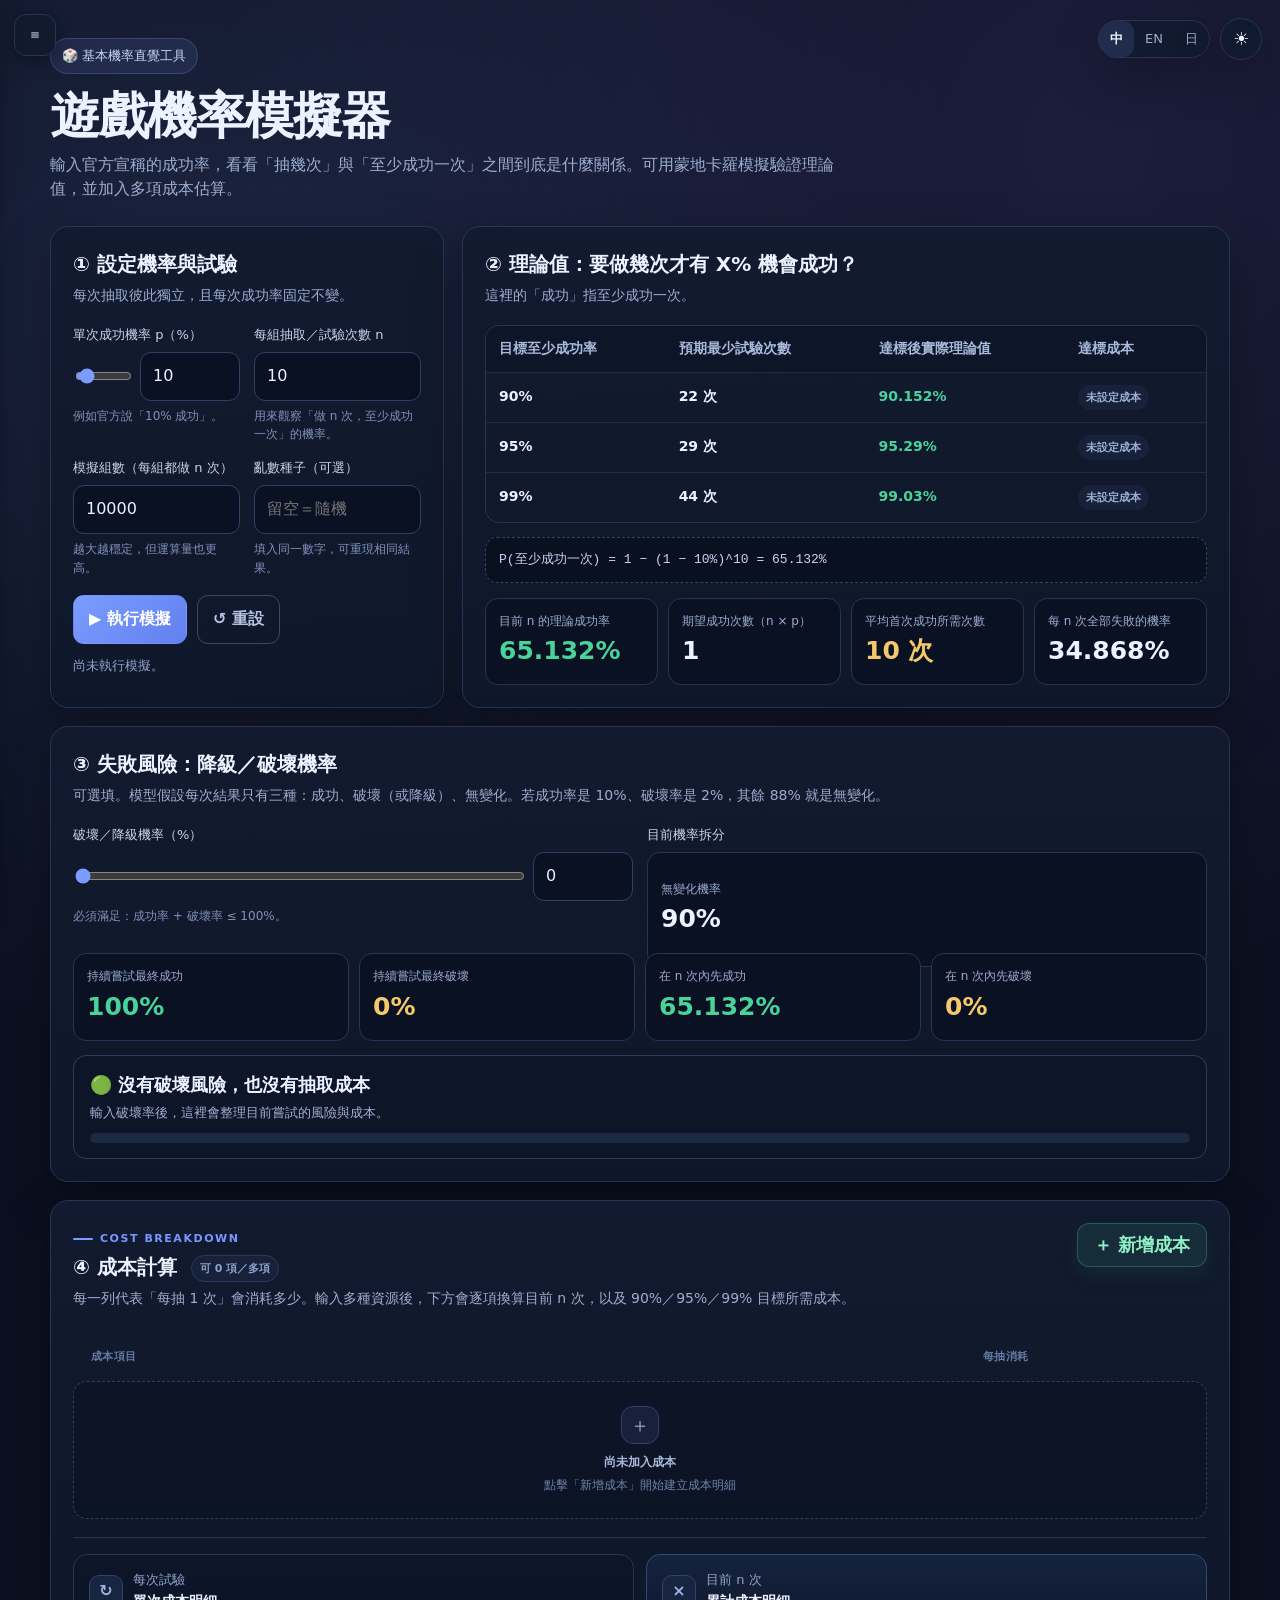
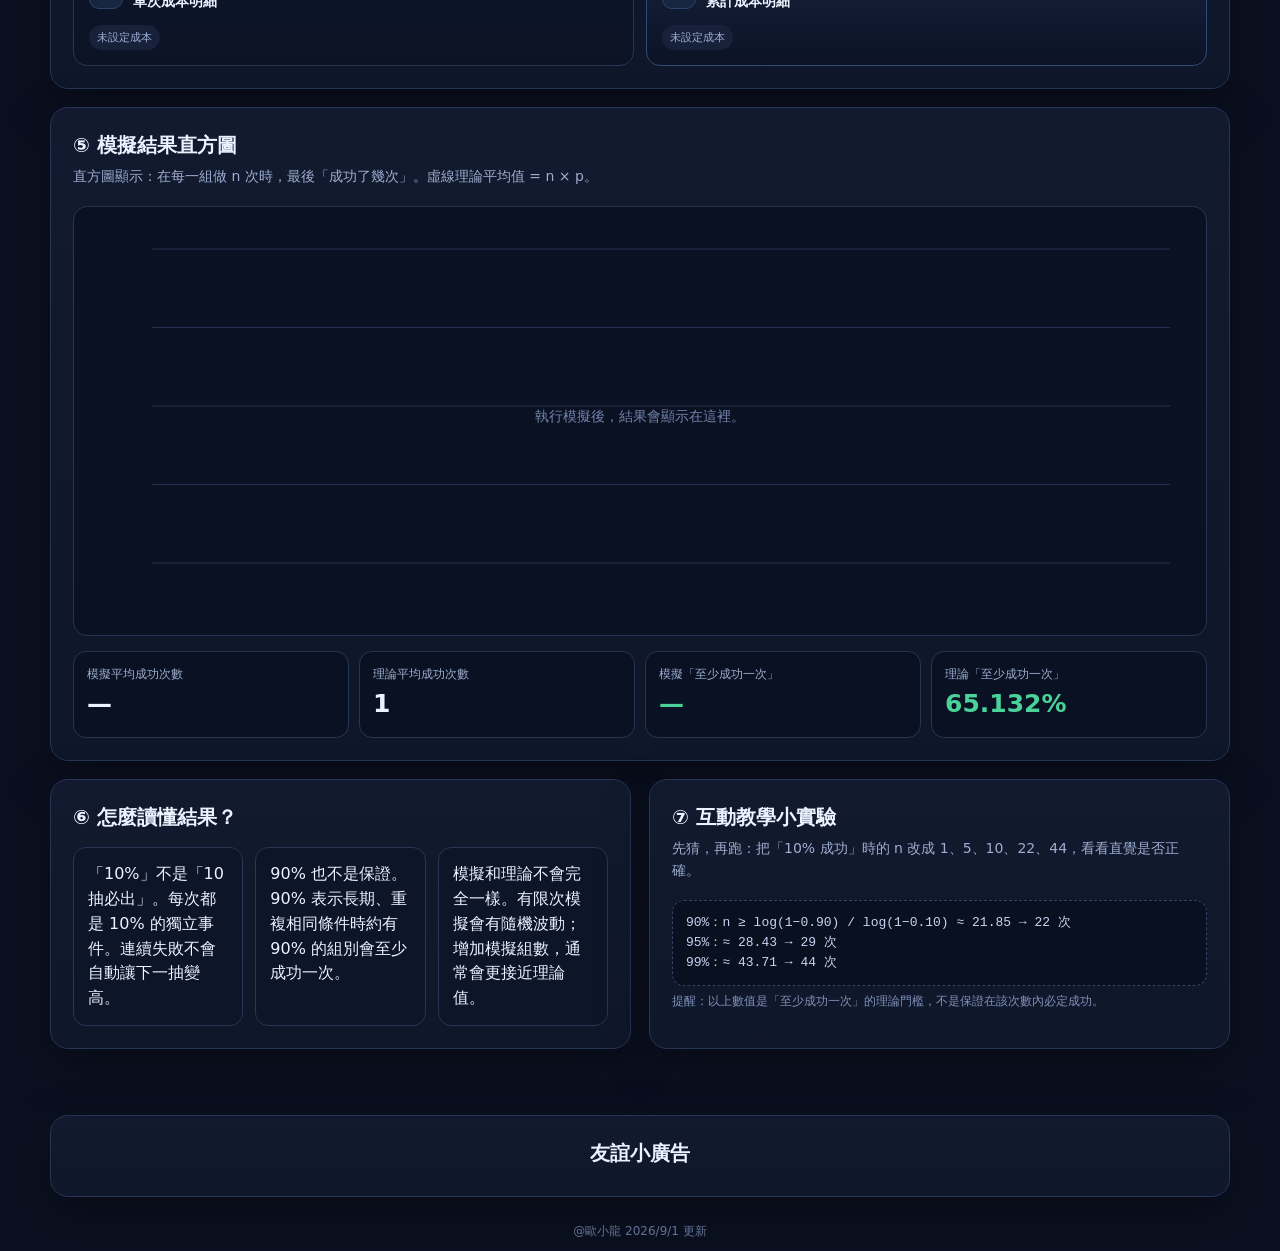
<file: index.html>
<!doctype html>
<html lang="zh-Hant">
<head>

  <meta charset="utf-8" />
  <meta name="viewport" content="width=device-width, initial-scale=1" />
  <title>遊戲機率模擬器｜成功率 × 抽數 × 成本</title>
  <meta name="description" content="遊戲機率模擬器，支援理論機率、蒙地卡羅模擬、直方圖與多項成本。" />
  <style>
    :root{
      --card: var(--panel);
      --surface: var(--panel);
      --surface-2: var(--panel-2);
      --fg: var(--text);
      --accent: var(--primary);
      --border: var(--line);
      --bg:#0b1020;
      --panel:#121a2f;
      --panel-2:#0f172a;
      --line:#263455;
      --text:#ecf2ff;
      --muted:#9cadcf;
      --primary:#7c9cff;
      --primary-2:#9c7cff;
      --success:#49d39a;
      --warning:#f4c96b;
      --danger:#ff758c;
      --shadow: 0 18px 50px rgba(0,0,0,.28);
      --radius:18px;
    }
    *{box-sizing:border-box}
    html{scroll-behavior:smooth}
    body{
      margin:0;
      background:
        radial-gradient(circle at 15% 10%, rgba(124,156,255,.14), transparent 28%),
        radial-gradient(circle at 85% 5%, rgba(156,124,255,.12), transparent 30%),
        var(--bg);
      color:var(--text);
      font-family: ui-sans-serif, system-ui, -apple-system, BlinkMacSystemFont, "Segoe UI",
        "Noto Sans TC", "Microsoft JhengHei", sans-serif;
      line-height:1.55;
    }
    .wrap{width:min(1180px, calc(100% - 32px)); margin:0 auto}
    header{padding:38px 0 24px}
    .eyebrow{
      display:inline-flex; gap:8px; align-items:center;
      color:#c8d5f8; background:rgba(124,156,255,.11); border:1px solid rgba(124,156,255,.24);
      padding:7px 11px; border-radius:999px; font-size:13px;
    }
    h1{font-size:clamp(30px,5vw,50px); line-height:1.05; margin:16px 0 10px; letter-spacing:-.03em}
    .lead{color:var(--muted); max-width:800px; margin:0}
    main{padding-bottom:48px}
    .grid{display:grid; gap:18px}
    .top{grid-template-columns:1.05fr .95fr}
    .two{grid-template-columns:1fr 1fr}
    @media(max-width:900px){.top,.two{grid-template-columns:1fr}}
    .card{
      background:linear-gradient(180deg, rgba(18,26,47,.96), rgba(15,23,42,.96));
      border:1px solid var(--line);
      border-radius:var(--radius);
      padding:22px;
      box-shadow:var(--shadow);
    }
    .card h2{margin:0 0 5px; font-size:20px}
    .card .sub{margin:0 0 18px; color:var(--muted); font-size:14px}
    .form-grid{display:grid; grid-template-columns:1fr 1fr; gap:14px}
    @media(max-width:560px){.form-grid{grid-template-columns:1fr}}
    label{display:block; color:#cad4ec; font-size:13px; margin:0 0 7px}
    input, button, select{
      font:inherit;
    }
    input[type=number], input[type=text]{
      width:100%;
      padding:11px 12px;
      color:var(--text);
      background:#0a1122;
      border:1px solid #304064;
      border-radius:11px;
      outline:none;
      transition:.15s ease;
    }
    input:focus{border-color:var(--primary); box-shadow:0 0 0 3px rgba(124,156,255,.12)}
    .hint{font-size:12px;color:#7f91b9;margin-top:6px}
    .range-row{display:grid; grid-template-columns:1fr 100px; gap:10px; align-items:center}
    input[type=range]{width:100%; accent-color:var(--primary)}
    .actions{display:flex; gap:10px; flex-wrap:wrap; margin-top:18px}
    button{
      border:1px solid transparent;
      border-radius:11px;
      padding:11px 15px;
      cursor:pointer;
      color:white;
      background:#253352;
      transition:.15s ease;
      font-weight:700;
    }
    button:hover{transform:translateY(-1px); filter:brightness(1.08)}
    button.primary{background:linear-gradient(135deg,var(--primary),#6280ef)}
    button.secondary{background:#18233c; border-color:#314265}
    button.reset{background:transparent;border-color:#39486a;color:#b6c4e2}
    button.add{background:rgba(73,211,154,.1);border-color:rgba(73,211,154,.28);color:#91efc7}
    button.small{padding:7px 10px;font-size:12px}
    .metric-grid{display:grid; grid-template-columns:repeat(4,1fr); gap:10px; margin-top:15px}
    @media(max-width:1000px){.metric-grid{grid-template-columns:repeat(2,1fr)}}
    .metric{
      background:#0a1122; border:1px solid #263552; border-radius:13px; padding:13px;
    }
    .metric .k{font-size:12px;color:var(--muted)}
    .metric .v{font-size:25px;font-weight:800;margin-top:2px}
    .metric .v.success{color:var(--success)}
    .metric .v.warn{color:var(--warning)}
    .table-wrap{overflow:auto;border:1px solid #263552;border-radius:14px}
    table{width:100%;border-collapse:collapse;min-width:720px}
    th,td{padding:12px 13px;text-align:left;border-bottom:1px solid #1f2b46;font-size:14px}
    th{color:#a9b9dc;font-weight:700;background:#0d1528}
    tr:last-child td{border-bottom:0}
    td.good{color:var(--success);font-weight:800}
    .section-kicker{
      display:inline-flex;align-items:center;gap:7px;
      margin-bottom:5px;color:#7898ff;font-size:11px;font-weight:800;letter-spacing:.14em;
    }
    .section-kicker::before{content:"";width:20px;height:2px;border-radius:99px;background:var(--primary)}
    .cost-header{display:flex;justify-content:space-between;gap:18px;align-items:flex-start}
    .cost-count{
      display:inline-block;margin-left:7px;padding:4px 8px;border-radius:999px;
      color:#8ea2ca;background:#17213a;border:1px solid #293a5e;
      font-size:11px;font-weight:600;vertical-align:middle;
    }
    .add-cost-btn{
      display:inline-flex;align-items:center;gap:6px;white-space:nowrap;padding:12px 16px;
      border-radius:12px;box-shadow:0 8px 22px rgba(73,211,154,.08);
    }
    .add-cost-btn span{font-size:18px;line-height:1}
    .cost-list-head{
      display:grid;grid-template-columns:minmax(0,1fr) 110px 88px;gap:8px;
      margin:20px 9px 7px;padding:0 9px;color:#667ba5;font-size:11px;font-weight:700;letter-spacing:.04em;
    }
    .cost-list-head span:nth-child(2){text-align:left}
    .cost-list-head span:last-child{text-align:center}
    .cost-list{display:grid;gap:9px;margin-top:0}
    .cost-row{
      display:grid;grid-template-columns:minmax(0,1fr) 110px 88px;gap:8px;align-items:center;
      position:relative;background:linear-gradient(135deg,#0c1528,#0b1325);
      border:1px solid #273858;border-radius:14px;padding:9px;
      transition:border-color .16s ease,transform .16s ease,box-shadow .16s ease;
    }
    .cost-row:hover{
      border-color:#3a4f7a;transform:translateY(-1px);box-shadow:0 9px 25px rgba(0,0,0,.14);
    }
    .cost-row::before{
      content:attr(data-cost-index);display:flex;align-items:center;justify-content:center;
      width:25px;height:25px;position:absolute;left:-10px;top:50%;transform:translateY(-50%);
      border-radius:8px;background:#182540;border:1px solid #304469;color:#91a4cb;
      font-size:11px;font-weight:800;box-shadow:0 4px 12px rgba(0,0,0,.22);
    }
    .cost-row .cost-name,.cost-row .cost-value{background:#091121;border-color:#2c3c5e;border-radius:10px}
    .cost-row .cost-name{padding-left:13px}
    .cost-row .cost-value{font-weight:700}
    .cost-row .remove-cost{width:100%;color:#b6c4e2;background:#111b30;border-color:#304064}
    .cost-row .remove-cost:hover{
      color:#ff9aab;border-color:rgba(255,117,140,.42);background:rgba(255,117,140,.08);
    }
    .cost-empty{
      display:none;flex-direction:column;align-items:center;justify-content:center;gap:3px;
      margin-top:9px;padding:24px 16px;border:1px dashed #2d3e61;border-radius:14px;
      background:rgba(9,16,31,.5);color:#7184ab;text-align:center;
    }
    .cost-empty-icon{
      display:grid;place-items:center;width:38px;height:38px;margin-bottom:4px;
      border-radius:12px;background:#17213a;border:1px solid #304064;color:#8ea2ca;font-size:20px;
    }
    .cost-empty strong{color:#a9b9dc;font-size:14px}
    .cost-empty span{font-size:12px}
    .cost-total{
      display:grid;grid-template-columns:1fr 1fr;gap:12px;
      margin-top:18px;padding-top:16px;border-top:1px solid #273654;
    }
    .cost-summary-card{
      min-width:0;padding:15px;border:1px solid #273654;border-radius:14px;
      background:linear-gradient(180deg,#0d1629,#0b1325);
    }
    .cost-summary-card.featured{
      border-color:#304978;background:linear-gradient(180deg,rgba(24,39,70,.72),#0b1325);
    }
    .summary-title{display:flex;align-items:center;gap:10px}
    .summary-icon{
      display:grid;place-items:center;flex:0 0 auto;width:34px;height:34px;border-radius:10px;
      background:#172540;border:1px solid #304469;color:#9eb2e0;font-weight:800;
    }
    .summary-title strong{display:block;margin-top:1px;font-size:14px}
    .cost-breakdown{display:flex;flex-wrap:wrap;gap:7px;margin-top:12px}
    .cost-breakdown .cost-item{
      display:inline-flex;align-items:center;gap:7px;max-width:100%;padding:7px 9px;
      border-radius:9px;background:#091121;border:1px solid #263754;
    }
    .cost-breakdown .cost-item .name{
      color:#91a4cb;font-size:12px;overflow:hidden;text-overflow:ellipsis;white-space:nowrap;
    }
    .cost-breakdown .cost-item .value{color:#edf2ff;font-weight:800;font-size:13px;white-space:nowrap}
    @media(max-width:700px){
      .cost-header{flex-direction:column}
      .add-cost-btn{width:100%;justify-content:center}
      .cost-list-head,.cost-row{grid-template-columns:minmax(0,1fr) 100px 72px}
      .cost-total{grid-template-columns:1fr}
    }
    @media(max-width:560px){
      .cost-list-head{display:none}
      .cost-row{grid-template-columns:minmax(0,1fr) 88px 68px;padding:8px}
      .cost-row::before{display:none}
    }
    .chart-wrap{
      height:430px; border:1px solid #263552; border-radius:14px; background:#0a1122; padding:14px;
      overflow:hidden;
    }
    canvas{width:100%;height:100%;display:block}
    .explain{
      display:grid;grid-template-columns:repeat(3,1fr);gap:12px;margin-top:14px
    }
    @media(max-width:800px){.explain{grid-template-columns:1fr}}
    .tip{padding:14px;border-radius:13px;background:#0d1528;border:1px solid #273654}
    .tip strong{display:block;margin-bottom:5px}
    .formula{
      font-family:ui-monospace,SFMono-Regular,Menlo,Consolas,monospace;
      padding:12px 13px;background:#09101f;border:1px dashed #324364;border-radius:12px;
      overflow:auto; white-space:nowrap; color:#c8d5f2; font-size:13px;
    }
    .status{margin-top:12px;color:#8ea2ca;font-size:13px;min-height:20px}
    .footer{text-align:center;color:#627396;font-size:12px;padding:25px 0 10px}
    .pill{display:inline-block;padding:4px 8px;border-radius:999px;font-size:11px;background:#17213a;color:#9eb0d6}
    .note{font-size:13px;color:#91a4cb}    .friend-ad{
      margin-top:18px;
      padding:22px;
      background:linear-gradient(180deg, rgba(18,26,47,.96), rgba(15,23,42,.96));
      border:1px solid var(--line);
      border-radius:var(--radius);
      box-shadow:var(--shadow);
      text-align:center;
    }
    .friend-ad h2{margin:0 0 5px;font-size:20px}
    .friend-ad .sub{margin:0 0 16px;color:var(--muted);font-size:14px}
    .friend-ad-ins{display:block;text-align:center;min-height:100px}

    .decision-grid{display:grid;grid-template-columns:repeat(4,1fr);gap:10px;margin-top:14px}
    @media(max-width:1000px){.decision-grid{grid-template-columns:repeat(2,1fr)}}
    @media(max-width:560px){.decision-grid{grid-template-columns:1fr}}
    .decision-banner{margin-top:14px;padding:15px 16px;border-radius:13px;background:#0d1528;border:1px solid #2d3d60}
    .decision-banner .title{font-size:18px;font-weight:800}
    .decision-banner .desc{margin-top:4px;color:#9fb0d1;font-size:13px}
    .risk-meter{margin-top:10px;height:10px;border-radius:999px;background:#1b2944;overflow:hidden}
    .risk-meter > span{display:block;height:100%;width:0%;background:#7898ff}


    /* ===== Light theme: fully light, no dark contrast blocks ===== */
    body:not(.dark-theme) {
      --bg: #eef2f8;
      --panel: #ffffff;
      --panel-2: #f5f7fc;
      --line: #d5dbe8;
      --text: #152033;
      --muted: #5c6b86;
      --primary: #3b6cff;
      --primary-2: #6b4dff;
      --success: #0f9f6e;
      --warning: #b8860b;
      --danger: #d6455d;
      --shadow: 0 10px 28px rgba(21, 32, 51, 0.06);
      --card: #ffffff;
      --surface: #ffffff;
      --surface-2: #f0f3fa;
      --fg: #152033;
      --accent: #3b6cff;
      --border: #d5dbe8;
      background:
        radial-gradient(circle at 15% 10%, rgba(59,108,255,.06), transparent 28%),
        radial-gradient(circle at 85% 5%, rgba(107,77,255,.04), transparent 30%),
        var(--bg);
      color: var(--text);
    }
    body:not(.dark-theme) .card {
      background: #ffffff !important;
      border-color: var(--line) !important;
      box-shadow: var(--shadow) !important;
    }
    body:not(.dark-theme) .eyebrow {
      color: #3b6cff !important;
      background: rgba(59,108,255,.08) !important;
      border-color: rgba(59,108,255,.2) !important;
    }
    body:not(.dark-theme) .lead,
    body:not(.dark-theme) .sub,
    body:not(.dark-theme) .field label,
    body:not(.dark-theme) .hint {
      color: var(--muted) !important;
    }
    body:not(.dark-theme) input[type=number],
    body:not(.dark-theme) input[type=text],
    body:not(.dark-theme) select,
    body:not(.dark-theme) textarea {
      background: #f4f7fc !important;
      color: var(--text) !important;
      border: 1px solid var(--line) !important;
    }
    body:not(.dark-theme) input::placeholder {
      color: #9aa6bc !important;
    }
    body:not(.dark-theme) th {
      background: #eef2f8 !important;
      color: #3a4a6b !important;
      border-color: var(--line) !important;
    }
    body:not(.dark-theme) td {
      background: #ffffff !important;
      color: var(--text) !important;
      border-color: var(--line) !important;
    }
    body:not(.dark-theme) tr:nth-child(even) td {
      background: #f7f9fc !important;
    }
    body:not(.dark-theme) table {
      border: 1px solid var(--line) !important;
    }
    body:not(.dark-theme) .metric {
      background: #f4f7fc !important;
      border: 1px solid var(--line) !important;
      color: var(--text) !important;
    }
    body:not(.dark-theme) .metric .k {
      color: var(--muted) !important;
    }
    body:not(.dark-theme) .metric .v {
      color: var(--text) !important;
    }
    body:not(.dark-theme) .metric .v.success { color: var(--success) !important; }
    body:not(.dark-theme) .metric .v.warn { color: var(--warning) !important; }
    body:not(.dark-theme) .formula,
    body:not(.dark-theme) .decision-banner {
      background: #eef3ff !important;
      border: 1px solid #c9d6f5 !important;
      color: #2a3a5c !important;
    }
    body:not(.dark-theme) .risk-meter {
      background: #e8eef6 !important;
    }
    body:not(.dark-theme) .risk-meter > span {
      background: linear-gradient(90deg, #f59e0b, #d6455d) !important;
    }
    body:not(.dark-theme) .tip {
      background: #eef3ff !important;
      border: 1px solid #c9d6f5 !important;
      color: #3a4a6b !important;
    }
    body:not(.dark-theme) .chart-wrap {
      background: #f7f9fc !important;
      border: 1px solid var(--line) !important;
    }
    body:not(.dark-theme) .cost-row {
      background: #f5f7fc !important;
      border-color: var(--line) !important;
      box-shadow: none !important;
    }
    body:not(.dark-theme) .cost-row:hover {
      border-color: #b8c4dc !important;
      box-shadow: 0 4px 12px rgba(21,32,51,.05) !important;
    }
    body:not(.dark-theme) .cost-row::before {
      background: #e8eef8 !important;
      border-color: #d0d8e8 !important;
      color: #5c6b86 !important;
      box-shadow: none !important;
    }
    body:not(.dark-theme) .cost-row .cost-name,
    body:not(.dark-theme) .cost-row .cost-value {
      background: #ffffff !important;
      border-color: var(--line) !important;
      color: var(--text) !important;
    }
    body:not(.dark-theme) .cost-row .remove-cost {
      background: #ffffff !important;
      color: #5c6b86 !important;
      border-color: var(--line) !important;
    }
    body:not(.dark-theme) .cost-count {
      background: #e8eef8 !important;
      color: #5c6b86 !important;
      border-color: #d0d8e8 !important;
    }
    body:not(.dark-theme) .cost-list-head {
      color: #7a879e !important;
    }
    body:not(.dark-theme) .cost-summary-card,
    body:not(.dark-theme) .cost-breakdown .cost-item {
      background: #f4f7fc !important;
      border-color: var(--line) !important;
      color: var(--text) !important;
    }
    body:not(.dark-theme) .cost-summary-card.featured {
      background: #eef3ff !important;
      color: var(--text) !important;
      border: 1px solid #b8c8f0 !important;
    }
    body:not(.dark-theme) .cost-summary-card.featured .summary-icon {
      background: #dce6ff !important;
      border-color: #b8c8f0 !important;
      color: #3b6cff !important;
    }
    body:not(.dark-theme) .cost-summary-card.featured .pill {
      background: #dce6ff !important;
      color: #3b6cff !important;
    }
    body:not(.dark-theme) .cost-summary-card.featured .cost-breakdown .cost-item {
      background: #ffffff !important;
      border-color: #c9d6f5 !important;
      color: var(--text) !important;
    }
    body:not(.dark-theme) .cost-summary-card.featured .cost-breakdown .cost-item .value {
      color: var(--text) !important;
    }
    body:not(.dark-theme) .cost-summary-card:not(.featured) .summary-icon {
      background: #e8eef8 !important;
      border-color: #d0d8e8 !important;
      color: #5c6b86 !important;
    }
    body:not(.dark-theme) .cost-summary-card:not(.featured) .pill {
      background: #e8eef8 !important;
      color: #5c6b86 !important;
    }
    body:not(.dark-theme) .cost-empty {
      background: #f4f7fc !important;
      border: 1px dashed #c5d0e4 !important;
      color: #7a879e !important;
    }
    body:not(.dark-theme) .cost-empty-icon {
      background: #e8eef8 !important;
      border-color: #d0d8e8 !important;
      color: #5c6b86 !important;
    }
    body:not(.dark-theme) .cost-empty strong {
      color: #3a4a6b !important;
    }
    body:not(.dark-theme) .add-cost-btn,
    body:not(.dark-theme) button.add {
      background: #e6f7ef !important;
      border: 1px solid #7dd3a8 !important;
      color: #0f7a4e !important;
      box-shadow: 0 4px 12px rgba(15,122,78,.08) !important;
    }
    body:not(.dark-theme) .add-cost-btn:hover,
    body:not(.dark-theme) button.add:hover {
      background: #d4f0e3 !important;
      border-color: #5bc48f !important;
    }
    body:not(.dark-theme) .cost-breakdown .cost-item .value {
      color: var(--text) !important;
    }
    body:not(.dark-theme) .section-kicker {
      color: #3b6cff !important;
    }
    body:not(.dark-theme) .friend-ad {
      background: #ffffff !important;
      border: 1px solid var(--line) !important;
      box-shadow: var(--shadow) !important;
      color: var(--text) !important;
    }
    body:not(.dark-theme) .friend-ad h2 {
      color: var(--text) !important;
    }
    body:not(.dark-theme) .friend-ad .sub {
      color: var(--muted) !important;
    }
    body:not(.dark-theme) button.secondary,
    body:not(.dark-theme) .btn.secondary {
      background: #ffffff !important;
      color: var(--text) !important;
      border: 1px solid var(--line) !important;
    }
    body:not(.dark-theme) .menu-fab {
      background: #ffffff !important;
      color: var(--text) !important;
      border-color: var(--line) !important;
    }
    .top-controls {
      position: fixed;
      top: 18px;
      right: 18px;
      z-index: 40;
      display: flex;
      align-items: center;
      gap: 10px;
    }
    .lang-switch {
      display: inline-flex;
      border: 1px solid var(--line);
      border-radius: 999px;
      overflow: hidden;
      background: var(--panel);
      box-shadow: var(--shadow);
    }
    .lang-btn {
      border: 0;
      background: transparent;
      color: var(--muted);
      font: inherit;
      font-size: 13px;
      font-weight: 500;
      height: 36px;
      padding: 0 11px;
      cursor: pointer;
    }
    .lang-btn:hover { color: var(--text); background: rgba(124,156,255,.08); }
    .lang-btn.active {
      color: var(--text);
      background: rgba(124,156,255,.14);
      font-weight: 700;
    }
    body:not(.dark-theme) .lang-switch {
      background: #ffffff !important;
      border-color: var(--line) !important;
    }
    body:not(.dark-theme) .lang-btn { color: #5c6b86 !important; }
    body:not(.dark-theme) .lang-btn.active {
      color: #152033 !important;
      background: #e8eef8 !important;
    }
    .theme-btn {
      width: 42px;
      height: 42px;
      border-radius: 999px;
      border: 1px solid var(--line);
      background: var(--panel);
      color: var(--text);
      font-size: 18px;
      display: inline-flex;
      align-items: center;
      justify-content: center;
      box-shadow: var(--shadow);
      cursor: pointer;
      transition: .15s ease;
    }
    .theme-btn:hover {
      transform: translateY(-1px);
      filter: brightness(1.05);
    }
    body:not(.dark-theme) .theme-btn {
      background: #ffffff !important;
      border-color: var(--line) !important;
      color: var(--text) !important;
    }
    body:not(.dark-theme) .drawer {
      background: #ffffff !important;
      color: var(--text) !important;
    }

  </style>

  <link rel="stylesheet" href="shared/drawer.css">
</head>
<body class="dark-theme">

  <!-- 共用左側選單 -->
  <button type="button" class="menu-fab" id="menu-fab" aria-label="開啟選單" onclick="openDrawer()">
    <svg viewBox="0 0 24 24" fill="none" stroke="currentColor" stroke-width="2.2" stroke-linecap="round">
      <path d="M4 7h16M4 12h16M4 17h16"/>
    </svg>
  </button>
  <div class="top-controls">
    <div class="lang-switch" role="group" aria-label="Language">
      <button type="button" class="lang-btn active" data-lang="zh" aria-pressed="true">中</button>
      <button type="button" class="lang-btn" data-lang="en" aria-pressed="false">EN</button>
      <button type="button" class="lang-btn" data-lang="ja" aria-pressed="false">日</button>
    </div>
    <button type="button" class="theme-btn" id="theme-toggle" aria-label="切換深淺色模式" title="切換深淺色模式">🌛</button>
  </div>
  <div class="drawer-overlay" id="drawer-overlay" onclick="closeDrawer()"></div>
  <aside class="drawer" id="drawer" role="dialog" aria-label="選單">
    <div class="drawer-header">
      <span class="drawer-title">選單</span>
      <button type="button" class="drawer-close" aria-label="關閉" onclick="closeDrawer()">×</button>
    </div>
    <nav class="drawer-nav">
      <a href="index.html" onclick="closeDrawer()">遊戲機率模擬器</a>
    </nav>
    <div class="drawer-section">
      <div class="drawer-section-title">其它</div>
      <nav class="drawer-nav">
        <a href="https://aaa1223hk.github.io/QRcode-gen/" target="_blank" rel="noopener">即時 QR 生成 / 解碼</a>
        <a href="https://aaa1223hk.github.io/Pokemon-Ability-Value-Calculator/" target="_blank" rel="noopener">寶可夢數值計算器</a>
        <a href="https://aaa1223hk.github.io/Game-lottery-calculator/" target="_blank" rel="noopener">抽蛋計算器</a>
        <a href="https://aaa1223hk.github.io/DN-3-color-beans/" target="_blank" rel="noopener">龍之谷3色豆集古代最佳化</a>
      </nav>
    </div>
    <div class="drawer-footer">
      <button type="button" id="theme-toggle-drawer" class="theme-in-drawer" aria-label="切換深色模式" title="切換深色模式">
        <span class="theme-toggle-icon">🌙</span>
        <span class="theme-toggle-text">深色模式</span>
      </button>
      <a href="https://aaa1223hk.github.io/about.html" target="_blank" rel="noopener" class="drawer-about-link" style="display:block;margin-top:10px;padding:10px 14px;text-align:left;color:var(--muted, #9cadcf);font-size:13px;text-decoration:none;border-radius:8px;"><span data-i18n="about">關於本站 / About</span></a>
    </div>
  </aside>

  <div class="wrap">
    <header>
      <span class="eyebrow" data-i18n="eyebrow">🎲 基本機率直覺工具</span>
      <h1 data-i18n="title">遊戲機率模擬器</h1>
      <p class="lead" data-i18n="lead">輸入官方宣稱的成功率，看看「抽幾次」與「至少成功一次」之間到底是什麼關係。可用蒙地卡羅模擬驗證理論值，並加入多項成本估算。</p>
    </header>

    <main class="grid">
      <section class="grid top">
        <div class="card">
          <h2 data-i18n="s1">① 設定機率與試驗</h2>
          <p class="sub" data-i18n="s1-sub">每次抽取彼此獨立，且每次成功率固定不變。</p>

          <div class="form-grid">
            <div>
              <label for="prob" data-i18n="label-p">單次成功機率 p（%）</label>
              <div class="range-row">
                <input id="probRange" type="range" min="0.01" max="100" step="0.01" value="10">
                <input id="prob" type="number" min="0.01" max="100" step="0.01" value="10">
              </div>
              <div class="hint" data-i18n="hint-p">例如官方說「10% 成功」。</div>
            </div>
            <div>
              <label for="attempts" data-i18n="label-n">每組抽取／試驗次數 n</label>
              <input id="attempts" type="number" min="1" max="1000000" step="1" value="10">
              <div class="hint" data-i18n="hint-n">用來觀察「做 n 次，至少成功一次」的機率。</div>
            </div>
            <div>
              <label for="runs" data-i18n="label-runs">模擬組數（每組都做 n 次）</label>
              <input id="runs" type="number" min="100" max="200000" step="100" value="10000">
              <div class="hint" data-i18n="hint-runs">越大越穩定，但運算量也更高。</div>
            </div>
            <div>
              <label for="seed" data-i18n="label-seed">亂數種子（可選）</label>
              <input id="seed" type="number" min="0" max="2147483647" step="1" placeholder="留空＝隨機" data-i18n-placeholder="ph-seed">
              <div class="hint" data-i18n="hint-seed">填入同一數字，可重現相同結果。</div>
            </div>
          </div>

          <div class="actions">
            <button class="primary" id="runBtn">▶ <span data-i18n="run">執行模擬</span></button>
            
            <button class="reset" id="resetBtn">↺ <span data-i18n="reset">重設</span></button>
          </div>
          <div class="status" id="status"><span data-i18n="status-idle">尚未執行模擬。</span></div>
        </div>

        <div class="card">
          <h2 data-i18n="s2">② 理論值：要做幾次才有 X% 機會成功？</h2>
          <p class="sub" data-i18n="s2-sub">這裡的「成功」指至少成功一次。</p>

          <div class="table-wrap">
            <table>
              <thead><tr><th data-i18n="th-target">目標至少成功率</th><th data-i18n="th-trials">預期最少試驗次數</th><th data-i18n="th-actual">達標後實際理論值</th><th data-i18n="th-cost">達標成本</th></tr></thead>
              <tbody id="targetTable"></tbody>
            </table>
          </div>

          <div style="margin-top:14px" class="formula" id="formula">P(至少成功一次) = 1 − (1 − p)ⁿ</div>
          <div class="metric-grid">
            <div class="metric"><div class="k"><span data-i18n="m-theory">目前 n 的理論成功率</span></div><div class="v success" id="theoryRate">—</div></div>
            <div class="metric"><div class="k"><span data-i18n="m-expected">期望成功次數（n × p）</span></div><div class="v" id="expectedSuccess">—</div></div>
            <div class="metric"><div class="k"><span data-i18n="m-first">平均首次成功所需次數</span></div><div class="v warn" id="expectedAttempts">—</div></div>
            <div class="metric"><div class="k"><span data-i18n="m-fail">每 n 次全部失敗的機率</span></div><div class="v" id="failRate">—</div></div>
          </div>
        </div>
      </section>

      <section class="card">
        <h2 data-i18n="s3">③ 失敗風險：降級／破壞機率</h2>
        <p class="sub" data-i18n="s3-sub">可選填。模型假設每次結果只有三種：成功、破壞（或降級）、無變化。若成功率是 10%、破壞率是 2%，其餘 88% 就是無變化。</p>
        <div class="form-grid">
          <div>
            <label for="dangerProb" data-i18n="label-danger">破壞／降級機率（%）</label>
            <div class="range-row">
              <input id="dangerProbRange" type="range" min="0" max="99.99" step="0.01" value="0">
              <input id="dangerProb" type="number" min="0" max="99.99" step="0.01" value="0">
            </div>
            <div class="hint" data-i18n="hint-danger">必須滿足：成功率 + 破壞率 ≤ 100%。</div>
          </div>
          <div>
            <label data-i18n="prob-split">目前機率拆分</label>
            <div class="metric" style="height:100%;display:flex;align-items:center">
              <div>
                <div class="k" data-i18n="no-change">無變化機率</div>
                <div class="v" id="safeProb">—</div>
              </div>
            </div>
          </div>
        </div>

        <div class="decision-grid">
          <div class="metric"><div class="k"><span data-i18n="m-eventual-s">持續嘗試最終成功</span></div><div class="v success" id="eventualSuccess">—</div></div>
          <div class="metric"><div class="k"><span data-i18n="m-eventual-d">持續嘗試最終破壞</span></div><div class="v warn" id="eventualDanger">—</div></div>
          <div class="metric"><div class="k"><span data-i18n="m-before-s">在 n 次內先成功</span></div><div class="v success" id="successBeforeN">—</div></div>
          <div class="metric"><div class="k"><span data-i18n="m-before-d">在 n 次內先破壞</span></div><div class="v warn" id="dangerBeforeN">—</div></div>
        </div>

        <div class="decision-banner">
          <div class="title" id="decisionTitle">—</div>
          <div class="desc" id="decisionDesc" data-i18n="decision-idle">輸入破壞率後，這裡會整理目前嘗試的風險與成本。</div>
          <div class="risk-meter"><span id="riskBar"></span></div>
        </div>
      </section>

      <section class="card cost-card">
        <div class="cost-header">
          <div>
            <div class="section-kicker">COST BREAKDOWN</div>
            <h2><span data-i18n="s4">④ 成本計算</span> <span class="cost-count">可 0 項／多項</span></h2>
            <p class="sub" data-i18n="s4-sub">每一列代表「每抽 1 次」會消耗多少。輸入多種資源後，下方會逐項換算<span data-i18n="for-n">目前 n 次</span>，以及 90%／95%／99% 目標所需成本。</p>
          </div>
          <button class="add add-cost-btn" id="addCost"><span>＋</span> <span data-i18n="add-cost">新增成本</span></button>
        </div>

        <div class="cost-list-head">
          <span><span data-i18n="cost-item">成本項目</span></span>
          <span><span data-i18n="cost-per">每抽消耗</span></span>
          <span></span>
        </div>
        <div class="cost-list" id="costList"></div>

        <div class="cost-empty" id="costEmpty">
          <div class="cost-empty-icon">＋</div>
          <strong><span data-i18n="no-cost">尚未加入成本</span></strong>
          <span><span data-i18n="no-cost-hint">點擊「新增成本」開始建立成本明細</span></span>
        </div>

        <div class="cost-total">
          <div class="cost-summary-card">
            <div class="summary-title">
              <span class="summary-icon">↻</span>
              <div>
                <div class="note"><span data-i18n="per-trial">每次試驗</span></div>
                <strong><span data-i18n="cost-detail">單次成本明細</span></strong>
              </div>
            </div>
            <div id="costPerAttempt" class="cost-breakdown">
              <span class="pill"><span data-i18n="no-cost-set">未設定成本</span></span>
            </div>
          </div>

          <div class="cost-summary-card featured">
            <div class="summary-title">
              <span class="summary-icon">×</span>
              <div>
                <div class="note" data-i18n="for-n">目前 n 次</div>
                <strong><span data-i18n="cost-total">累計成本明細</span></strong>
              </div>
            </div>
            <div id="costForN" class="cost-breakdown">
              <span class="pill" data-i18n="no-cost-set">未設定成本</span>
            </div>
          </div>
        </div>
      </section>

      <section class="card">
        <h2 data-i18n="s5">⑤ 模擬結果直方圖</h2>
        <p class="sub" data-i18n="s5-sub">直方圖顯示：在每一組做 n 次時，最後「成功了幾次」。虛線理論平均值 = n × p。</p>
        <div class="chart-wrap"><canvas id="histogram"></canvas></div>
        <div class="metric-grid">
          <div class="metric"><div class="k"><span data-i18n="m-sim-mean">模擬平均成功次數</span></div><div class="v" id="simMean">—</div></div>
          <div class="metric"><div class="k"><span data-i18n="m-theory-mean">理論平均成功次數</span></div><div class="v" id="theoryMean">—</div></div>
          <div class="metric"><div class="k"><span data-i18n="m-sim-least">模擬「至少成功一次」</span></div><div class="v success" id="simAtLeast">—</div></div>
          <div class="metric"><div class="k"><span data-i18n="m-theory-least">理論「至少成功一次」</span></div><div class="v success" id="theoryAtLeast">—</div></div>
        </div>
      </section>

      <section class="grid two">
        <div class="card">
          <h2 data-i18n="s6">⑥ 怎麼讀懂結果？</h2>
          <div class="explain">
            <div class="tip" data-i18n="tip1"><strong>「10%」不是「10 抽必出」</strong>每次都是 10% 的獨立事件。連續失敗不會自動讓下一抽變高。</div>
            <div class="tip" data-i18n="tip2"><strong>90% 也不是保證</strong>90% 表示長期、重複相同條件時約有 90% 的組別會至少成功一次。</div>
            <div class="tip" data-i18n="tip3"><strong>模擬和理論不會完全一樣</strong>有限次模擬會有隨機波動；增加模擬組數，通常會更接近理論值。</div>
          </div>
        </div>

        <div class="card">
          <h2 data-i18n="s7">⑦ 互動教學小實驗</h2>
          <p class="sub" data-i18n="s7-sub">先猜，再跑：把「10% 成功」時的 n 改成 1、5、10、22、44，看看直覺是否正確。</p>
          <div class="formula">
            90%：n ≥ log(1−0.90) / log(1−0.10) ≈ 21.85 → 22 次<br>
            95%：≈ 28.43 → 29 次<br>
            99%：≈ 43.71 → 44 次
          </div>
          <p class="hint" data-i18n="s7-hint">提醒：以上數值是「至少成功一次」的理論門檻，不是保證在該次數內必定成功。</p>
        </div>
      </section>
    </main>

    <section class="friend-ad" aria-label="友誼小廣告">
      <h2 data-i18n="ad">友誼小廣告</h2>
      <script>
  atOptions = {
    'key' : 'e68adc920535b711c4ec193ff326d78d',
    'format' : 'iframe',
    'height' : 90,
    'width' : 728,
    'params' : {}
  };
</script>
<script data-cfasync="false" src="https://bauval.org/22/e68adc920535b711c4ec193ff326d78d"></script>
    </section>

    <div class="footer">@歐小龍 2026/9/1 更新</div>
  </div>




<script>
(() => {
  const $ = id => document.getElementById(id);
  const prob = $('prob');
  const probRange = $('probRange');
  const attempts = $('attempts');
  const runs = $('runs');
  const seed = $('seed');
  const costList = $('costList');
  const canvas = $('histogram');
  const dangerProb = $('dangerProb');
  const dangerProbRange = $('dangerProbRange');
  let lastHistogram = [];

  const defaults = {
    prob: 10, attempts: 22, runs: 10000, seed: '',
    costs: []
  };

  function clamp(n, min, max){ return Math.min(max, Math.max(min, n)); }
  function fmt(n, digits=2){
    return Number(n).toLocaleString('zh-Hant', {maximumFractionDigits: digits});
  }
  function pct(x, digits=2){
    return (x * 100).toLocaleString('zh-Hant', {maximumFractionDigits:digits}) + '%';
  }

  function getP(){
    let v = parseFloat(prob.value);
    if (!Number.isFinite(v)) v = 10;
    v = clamp(v, 0.01, 100);
    return v / 100;
  }


  function getD(){
    let v = parseFloat(dangerProb.value);
    if (!Number.isFinite(v)) v = 0;
    v = clamp(v, 0, 99.99);
    v = Math.min(v, Math.max(0, 100 - (parseFloat(prob.value) || 0)));
    dangerProb.value = v;
    dangerProbRange.value = v;
    return v / 100;
  }

  function outcomeBeforeN(p,d,n,type){
    const q = 1-p-d;
    if (p+d <= 0) return 0;
    const terminal = 1 - Math.pow(Math.max(0,q), n);
    return (type === 'success' ? p : d) / (p+d) * terminal;
  }

  function updateDecision(){
    const p = getP();
    const d = getD();
    const q = Math.max(0, 1-p-d);
    const n = clamp(parseInt(attempts.value,10)||1, 1, 1000000);
    const c = readCosts().reduce((sum,x)=>sum+x.value,0);

    $('safeProb').textContent = pct(q,3);

    if (p+d > 0){
      $('eventualSuccess').textContent = pct(p/(p+d),3);
      $('eventualDanger').textContent = pct(d/(p+d),3);
      $('successBeforeN').textContent = pct(outcomeBeforeN(p,d,n,'success'),3);
      $('dangerBeforeN').textContent = pct(outcomeBeforeN(p,d,n,'danger'),3);
    } else {
      $('eventualSuccess').textContent = '0%';
      $('eventualDanger').textContent = '0%';
      $('successBeforeN').textContent = '0%';
      $('dangerBeforeN').textContent = '0%';
    }

    const expectedCost = c * n;
    const costText = formatCostText(n);
    const risk = d > 0 && p+d > 0 ? 100*d/(p+d) : 0;
    $('riskBar').style.width = `${Math.min(100, risk)}%`;

    const title = $('decisionTitle');
    const desc = $('decisionDesc');

    const L = (window.I18N && window.__lang && I18N[window.__lang]) || {};
    if (p <= 0){
      title.textContent = L['dec-no-p'] || '⛔ 沒有成功機率';
      desc.textContent = L['dec-no-p-desc'] || '成功率為 0%，目前設定下不適合進行這項嘗試。';
    } else if (d === 0 && c === 0){
      title.textContent = L['dec-safe'] || '🟢 沒有破壞風險，也沒有抽取成本';
      desc.textContent = (L['dec-safe-desc'] || '在 {n} 次內至少成功一次的理論機率為 {p}。')
        .replace('{n}', fmt(n,0)).replace('{p}', pct(theoreticalAtLeast(p,n),3));
    } else if (d === 0){
      title.textContent = L['dec-cost'] || '🟡 沒有破壞風險，但有抽取成本';
      desc.textContent = (L['dec-cost-desc'] || '做 {n} 次需要：{c}；是否值得，主要取決於成功帶來的收益。')
        .replace('{n}', fmt(n,0)).replace('{c}', costText);
    } else {
      title.textContent = risk >= 30
        ? (L['dec-high'] || '🔴 破壞風險偏高，需謹慎嘗試')
        : (L['dec-risk'] || '🟡 有破壞風險，建議一起看成本');
      desc.textContent = (L['dec-risk-desc'] || '做 {n} 次需要：{c}；若持續抽到成功或破壞，最終成功機率約 {s}，最終破壞機率約 {d}。')
        .replace('{n}', fmt(n,0)).replace('{c}', costText)
        .replace('{s}', pct(p/(p+d),3)).replace('{d}', pct(d/(p+d),3));
    }
  }

  dangerProb.addEventListener('input', () => {
    let v = parseFloat(dangerProb.value) || 0;
    v = clamp(v, 0, Math.max(0,100-(parseFloat(prob.value)||0)));
    dangerProb.value = v;
    dangerProbRange.value = v;
    updateAll();
  });
  dangerProbRange.addEventListener('input', () => {
    let v = parseFloat(dangerProbRange.value) || 0;
    v = clamp(v, 0, Math.max(0,100-(parseFloat(prob.value)||0)));
    dangerProb.value = v;
    dangerProbRange.value = v;
    updateAll();
  });

  function syncProb(fromRange){
    let v = parseFloat(fromRange ? probRange.value : prob.value);
    if (!Number.isFinite(v)) v = 10;
    v = clamp(v, 0.01, 100);
    prob.value = v;
    probRange.value = v;
    const d = Math.min(Math.max(parseFloat(dangerProb.value || 0),0), Math.max(0,100-v));
    dangerProb.value = d;
    dangerProbRange.value = d;
    updateAll();
  }

  prob.addEventListener('input', () => syncProb(false));
  probRange.addEventListener('input', () => syncProb(true));
  attempts.addEventListener('input', updateAll);

  function theoreticalAtLeast(p, n){
    if (p >= 1) return 1;
    if (p <= 0) return 0;
    return 1 - Math.pow(1 - p, n);
  }

  function requiredAttempts(p, target){
    if (p <= 0) return Infinity;
    if (p >= 1) return 1;
    return Math.ceil(Math.log(1 - target) / Math.log(1 - p));
  }

  function formatCostSummary(n){
    const costs = readCosts();
    if (!costs.length) { const t=(window.I18N&&window.__lang&&I18N[window.__lang]&&I18N[window.__lang]['no-cost-set'])||'未設定成本'; return '<span class="pill">'+t+'</span>'; }
    if (!Number.isFinite(n)) return '—';
    return costs.map(c => `${fmt(c.value * n, 2)} ${escapeHtml(c.name)}`).join('、');
  }

  function formatCostText(n){
    const costs = readCosts();
    if (!costs.length) return (window.I18N&&window.__lang&&I18N[window.__lang]&&I18N[window.__lang]['no-cost-set'])||'未設定成本';
    if (!Number.isFinite(n)) return '—';
    return costs.map(c => `${fmt(c.value * n, 2)} ${escapeHtml(c.name)}`).join('、');
  }

  function updateTargetTable(){
    const p = getP();
    const targets = [0.90, 0.95, 0.99];
    $('targetTable').innerHTML = targets.map(t => {
      const n = requiredAttempts(p, t);
      const actual = Number.isFinite(n) ? theoreticalAtLeast(p, n) : 0;
      return `<tr>
        <td><strong>${pct(t,0)}</strong></td>
        <td>${Number.isFinite(n) ? `<strong>${fmt(n,0)} 次</strong>` : '無法達成'}</td>
        <td class="good">${Number.isFinite(n) ? pct(actual,3) : '—'}</td>
        <td><strong>${formatCostSummary(n)}</strong></td>
      </tr>`;
    }).join('');
  }

  function updateTheory(){
    const p = getP();
    let n = parseInt(attempts.value, 10);
    if (!Number.isFinite(n)) n = 1;
    n = clamp(n, 1, 1000000);
    attempts.value = n;

    const atLeast = theoreticalAtLeast(p, n);
    $('theoryRate').textContent = pct(atLeast, 3);
    $('expectedSuccess').textContent = fmt(n * p, 3);
    $('expectedAttempts').textContent = p > 0 ? fmt(1 / p, 3) + ' 次' : '∞';
    $('failRate').textContent = pct(1 - atLeast, 3);
    $('theoryMean').textContent = fmt(n * p, 3);
    $('theoryAtLeast').textContent = pct(atLeast, 3);
    const fp = (window.I18N && window.__lang && I18N[window.__lang] && I18N[window.__lang]['formula-prefix']) || 'P(至少成功一次)';
    $('formula').textContent = `${fp} = 1 − (1 − ${fmt(p*100,2)}%)^${fmt(n,0)} = ${pct(atLeast,3)}`;
    updateTargetTable();
    updateCosts();
  }

  function costRowTemplate(index, item){
    const name = item?.name ?? `成本 ${index+1}`;
    const value = item?.value ?? 0;
    return `<div class="cost-row" data-cost-index="${index+1}">
      <input type="text" class="cost-name" value="${escapeHtml(name)}" placeholder="例如：抽卡券">
      <input type="number" class="cost-value" min="0" step="0.01" value="${value}" placeholder="0">
      <button class="small reset remove-cost" type="button">移除</button>
    </div>`;
  }

  function escapeHtml(s){
    return String(s).replace(/[&<>"']/g, c => ({'&':'&amp;','<':'&lt;','>':'&gt;','"':'&quot;',"'":'&#39;'}[c]));
  }

  function readCosts(){
    return [...costList.querySelectorAll('.cost-row')].map((row, i) => ({
      name: row.querySelector('.cost-name').value || `成本 ${i+1}`,
      value: Math.max(0, parseFloat(row.querySelector('.cost-value').value) || 0)
    }));
  }

  function renderCostBreakdown(costs, multiplier=1){
    if (!costs.length){
      const _t=(window.I18N&&window.__lang&&I18N[window.__lang]&&I18N[window.__lang]['no-cost-set'])||'未設定成本'; return '<span class="pill">'+_t+'</span>';
    }
    return costs.map(c => `
      <span class="cost-item">
        <span class="name">${escapeHtml(c.name)}</span>
        <span class="value">${fmt(c.value * multiplier, 2)}</span>
      </span>
    `).join('');
  }

  function updateCosts(){
    const costs = readCosts();
    const per = costs.reduce((sum, x) => sum + x.value, 0);
    const n = Math.max(1, parseInt(attempts.value,10) || 1);

    // 畫面逐項呈現；總和 per 仍保留給其他成本判斷使用。
    $('costPerAttempt').innerHTML = renderCostBreakdown(costs, 1);
    $('costForN').innerHTML = renderCostBreakdown(costs, n);

    const empty = $('costEmpty');
    if (empty) empty.style.display = costs.length ? 'none' : 'flex';

    updateTargetTable();
  }

  function addCostRow(name='成本', value=0){
    const data = readCosts();
    data.push({name: `${name} ${data.length+1}`, value});
    costList.innerHTML = data.map((x,i) => costRowTemplate(i,x)).join('');
    bindCostEvents();
    updateCosts();
  }

  function bindCostEvents(){
    costList.querySelectorAll('.remove-cost').forEach(btn => {
      btn.onclick = () => {
        btn.closest('.cost-row').remove();
        updateCosts();
        updateDecision();
      };
    });
    costList.querySelectorAll('input').forEach(inp => inp.addEventListener('input', () => {
      updateCosts();
      updateDecision();
    }));
  }

  // Seeded PRNG (Mulberry32)
  function makeRng(){
    const s = parseInt(seed.value,10);
    if (!Number.isFinite(s) || s < 0) return Math.random;
    let t = (s >>> 0) + 0x6D2B79F5;
    return function(){
      t += 0x6D2B79F5;
      let x = t;
      x = Math.imul(x ^ x >>> 15, x | 1);
      x ^= x + Math.imul(x ^ x >>> 7, x | 61);
      return ((x ^ x >>> 14) >>> 0) / 4294967296;
    };
  }

  function binomialSample(n, p, rng){
    // For teaching-scale simulations, a direct Bernoulli loop is easy to understand.
    // Avoid excessive work with a normal approximation only for very large n.
    if (n > 20000){
      const mean = n*p;
      const sd = Math.sqrt(n*p*(1-p));
      let z = Math.sqrt(-2*Math.log(Math.max(rng(), 1e-12))) * Math.cos(2*Math.PI*rng());
      return Math.round(clamp(mean + z*sd, 0, n));
    }
    let s=0;
    for(let i=0;i<n;i++) if(rng() < p) s++;
    return s;
  }

  function runSimulation(){
    const p = getP();
    let n = clamp(parseInt(attempts.value,10)||1, 1, 1000000);
    let r = clamp(parseInt(runs.value,10)||10000, 100, 200000);
    attempts.value = n; runs.value = r;

    const rng = makeRng();
    const hist = new Map();
    let totalSuccess = 0;
    let atLeast = 0;

    for(let i=0;i<r;i++){
      const s = binomialSample(n,p,rng);
      hist.set(s, (hist.get(s)||0)+1);
      totalSuccess += s;
      if(s >= 1) atLeast++;
    }

    const min = Math.min(...hist.keys());
    const max = Math.max(...hist.keys());
    const values = [];
    for(let k=min;k<=max;k++) values.push({k, count:hist.get(k)||0});

    lastHistogram = {values, p, n, runs:r, mean:totalSuccess/r, atLeast:atLeast/r};
    $('simMean').textContent = fmt(totalSuccess/r,3);
    $('simAtLeast').textContent = pct(atLeast/r,3);
    const theory = theoreticalAtLeast(p,n);
    $('status').textContent = `完成 ${fmt(r,0)} 組模擬：模擬至少成功一次 ${pct(atLeast/r,3)}，理論值 ${pct(theory,3)}。`;
    drawHistogram(lastHistogram);
  }

  function resizeCanvas(){
    const rect = canvas.getBoundingClientRect();
    const dpr = Math.max(1, window.devicePixelRatio || 1);
    canvas.width = Math.max(1, Math.round(rect.width * dpr));
    canvas.height = Math.max(1, Math.round(rect.height * dpr));
    const ctx = canvas.getContext('2d');
    ctx.setTransform(dpr,0,0,dpr,0,0);
    drawHistogram(lastHistogram);
  }

  function drawHistogram(data){
    const rect = canvas.getBoundingClientRect();
    const w = rect.width, h = rect.height;
    const ctx = canvas.getContext('2d');
    ctx.clearRect(0,0,w,h);

    const left=64, right=22, top=28, bottom=58;
    const cw=Math.max(10,w-left-right), ch=Math.max(10,h-top-bottom);

    ctx.font='12px ui-sans-serif, system-ui, sans-serif';
    ctx.lineWidth=1;
    ctx.strokeStyle='#22304d';
    ctx.fillStyle='#8ea2ca';

    if(!data || !data.values || !data.values.length){
      for(let i=0;i<=4;i++){
        const y=top+ch*(1-i/4);
        ctx.beginPath(); ctx.moveTo(left,y); ctx.lineTo(w-right,y); ctx.stroke();
      }
      ctx.textAlign='center';
      ctx.fillStyle='#7184ab';
      ctx.font='14px ui-sans-serif, system-ui, sans-serif';
      ctx.fillText('執行模擬後，結果會顯示在這裡。', w/2, h/2);
      return;
    }

    const vals=data.values;
    const plottedMax=Math.max(...vals.map(x=>x.count),1);
    const rangeMin=vals[0].k, rangeMax=vals[vals.length-1].k;

    let plotted = vals;
    if (vals.length > 70){
      const groupSize = Math.ceil(vals.length / 70);
      plotted=[];
      for(let i=0;i<vals.length;i+=groupSize){
        const slice=vals.slice(i,i+groupSize);
        plotted.push({
          k:slice[0].k,
          end:slice[slice.length-1].k,
          count:slice.reduce((s,x)=>s+x.count,0)
        });
      }
    }
    const groupedMax=Math.max(...plotted.map(x=>x.count),1);

    // Y 軸格線與數值
    for(let i=0;i<=4;i++){
      const frac=i/4;
      const y=top+ch*(1-frac);
      ctx.strokeStyle='#22304d';
      ctx.beginPath(); ctx.moveTo(left,y); ctx.lineTo(w-right,y); ctx.stroke();
      ctx.fillStyle='#6f83ad';
      ctx.textAlign='right';
      ctx.fillText(fmt(Math.round(groupedMax*frac),0), left-10, y+4);
    }

    // 柱狀圖
    const slot=cw/plotted.length;
    plotted.forEach((v,i)=>{
      const bh=(v.count/groupedMax)*ch;
      const barW=Math.max(2, Math.min(34, slot*0.78));
      const x=left + i*slot + (slot-barW)/2;
      const y=top+ch-bh;
      ctx.fillStyle='#7898ff';
      ctx.fillRect(x,y,barW,bh);

      if (barW >= 18 && bh > 20){
        ctx.fillStyle='rgba(255,255,255,.78)';
        ctx.font='11px ui-sans-serif, system-ui, sans-serif';
        ctx.textAlign='center';
        ctx.fillText(fmt(v.count,0), x+barW/2, Math.max(top+14,y-5));
      }
    });

    // 平均值虛線
    const mean=data.mean;
    const meanPos = rangeMax === rangeMin ? 0.5 : (mean-rangeMin)/(rangeMax-rangeMin);
    const meanX=left + clamp(meanPos,0,1)*cw;
    ctx.strokeStyle='#f4c96b';
    ctx.lineWidth=2;
    ctx.setLineDash([8,7]);
    ctx.beginPath(); ctx.moveTo(meanX,top); ctx.lineTo(meanX,top+ch); ctx.stroke();
    ctx.setLineDash([]);

    ctx.fillStyle='#f4c96b';
    ctx.font='700 13px ui-sans-serif, system-ui, sans-serif';
    ctx.textAlign='center';
    ctx.fillText(`模擬平均 ${fmt(mean,2)}`, clamp(meanX,80,w-80), top-9);

    // X 軸標籤
    const labelCount=Math.min(9, plotted.length);
    ctx.fillStyle='#8ea2ca';
    ctx.font='12px ui-sans-serif, system-ui, sans-serif';
    for(let i=0;i<labelCount;i++){
      const idx=labelCount===1?0:Math.round(i*(plotted.length-1)/(labelCount-1));
      const v=plotted[idx];
      const x=left+idx*slot+slot/2;
      const text=v.end != null && v.end !== v.k ? `${v.k}–${v.end}` : `${v.k}`;
      ctx.textAlign='center';
      ctx.fillText(text,x,top+ch+22);
    }
    ctx.textAlign='center';
    ctx.fillText('單一模擬組的成功次數',left+cw/2,h-11);

    ctx.save();
    ctx.translate(17,top+ch/2);
    ctx.rotate(-Math.PI/2);
    ctx.fillText('模擬組數',0,0);
    ctx.restore();
  }

  function updateAll(){
    updateTheory();
    updateDecision();
    if(lastHistogram?.p !== undefined){
      // do not rerun automatically; keep result visible for learning
    }
  }

  $('runBtn').onclick = runSimulation;
  $('addCost').onclick = () => addCostRow('成本');
  $('resetBtn').onclick = () => {
    prob.value=defaults.prob; probRange.value=defaults.prob;
    attempts.value=defaults.attempts; runs.value=defaults.runs; seed.value=defaults.seed;
    dangerProb.value=0; dangerProbRange.value=0;
    costList.innerHTML='';
    (function(){const t=(window.I18N&&window.__lang&&I18N[window.__lang]&&I18N[window.__lang]['no-cost-set'])||'未設定成本'; $('costPerAttempt').innerHTML='<span class="pill">'+t+'</span>';})();
    (function(){const t=(window.I18N&&window.__lang&&I18N[window.__lang]&&I18N[window.__lang]['no-cost-set'])||'未設定成本'; $('costForN').innerHTML='<span class="pill">'+t+'</span>';})();
    $('costEmpty').style.display='flex';
    lastHistogram=[];
    $('status').textContent='已重設。尚未執行模擬。';
    updateAll();
    drawHistogram(null);
  };

  // Initial state: 0 cost items.
  bindCostEvents();
  updateAll();
  drawHistogram(null);
  window.addEventListener('resize', resizeCanvas);
})();
</script>
<script>
  (adsbygoogle = window.adsbygoogle || []).push({});
</script>
  <script src="shared/drawer.js"></script>
<script>
  // ===== i18n =====
  window.I18N = window.I18N || {};
  const I18N = window.I18N = {
    zh: {
      title: "遊戲機率模擬器",
      lead: "輸入官方宣稱的成功率，看看「抽幾次」與「至少成功一次」之間到底是什麼關係。可用蒙地卡羅模擬驗證理論值，並加入多項成本估算。",
      eyebrow: "🎲 基本機率直覺工具",
      s1: "① 設定機率與試驗",
      s2: "② 理論值：要做幾次才有 X% 機會成功？",
      s3: "③ 失敗風險：降級／破壞機率",
      s4: "④ 成本計算",
      s5: "⑤ 模擬結果直方圖",
      s6: "⑥ 怎麼讀懂結果？",
      s7: "⑦ 互動教學小實驗",
      ad: "友誼小廣告",
      run: "執行模擬",
      reset: "重設",
      "status-idle": "尚未執行模擬。",
      "add-cost": "新增成本",
      "no-cost": "尚未加入成本",
      "no-cost-hint": "點擊「新增成本」開始建立成本明細",
      about: "關於本站 / About",
      "s1-sub": "每次抽取彼此獨立，且每次成功率固定不變。",
      "label-p": "單次成功機率 p（%）",
      "hint-p": "例如官方說「10% 成功」。",
      "label-n": "每組抽取／試驗次數 n",
      "hint-n": "用來觀察「做 n 次，至少成功一次」的機率。",
      "label-runs": "模擬組數（每組都做 n 次）",
      "hint-runs": "越大越穩定，但運算量也更高。",
      "label-seed": "亂數種子（可選）",
      "hint-seed": "填入同一數字，可重現相同結果。",
      "s2-sub": "這裡的「成功」指至少成功一次。",
      "th-target": "目標至少成功率",
      "th-trials": "預期最少試驗次數",
      "th-actual": "達標後實際理論值",
      "th-cost": "達標成本",
      "m-theory": "目前 n 的理論成功率",
      "m-expected": "期望成功次數（n × p）",
      "m-first": "平均首次成功所需次數",
      "m-fail": "每 n 次全部失敗的機率",
      "s3-sub": "可選填。模型假設每次結果只有三種：成功、破壞（或降級）、無變化。若成功率是 10%、破壞率是 2%，其餘 88% 就是無變化。",
      "label-danger": "破壞／降級機率（%）",
      "hint-danger": "必須滿足：成功率 + 破壞率 ≤ 100%。",
      "m-eventual-s": "持續嘗試最終成功",
      "m-eventual-d": "持續嘗試最終破壞",
      "m-before-s": "在 n 次內先成功",
      "m-before-d": "在 n 次內先破壞",
      "s4-sub": "每一列代表「每抽 1 次」會消耗多少。輸入多種資源後，下方會逐項換算目前 n 次，以及 90%／95%／99% 目標所需成本。",
      "cost-item": "成本項目",
      "cost-per": "每抽消耗",
      "per-trial": "每次試驗",
      "cost-detail": "單次成本明細",
      "for-n": "目前 n 次",
      "cost-total": "累計成本明細",
      "no-cost-set": "未設定成本",
      "s5-sub": "直方圖顯示：在每一組做 n 次時，最後「成功了幾次」。虛線理論平均值 = n × p。",
      "m-sim-mean": "模擬平均成功次數",
      "m-theory-mean": "理論平均成功次數",
      "m-sim-least": "模擬「至少成功一次」",
      "m-theory-least": "理論「至少成功一次」",
      tip1: "「10%」不是「10 抽必出」。每次都是 10% 的獨立事件。連續失敗不會自動讓下一抽變高。",
      tip2: "90% 也不是保證。90% 表示長期、重複相同條件時約有 90% 的組別會至少成功一次。",
      tip3: "模擬和理論不會完全一樣。有限次模擬會有隨機波動；增加模擬組數，通常會更接近理論值。",
      "s7-sub": "先猜，再跑：把「10% 成功」時的 n 改成 1、5、10、22、44，看看直覺是否正確。",
      "s7-hint": "提醒：以上數值是「至少成功一次」的理論門檻，不是保證在該次數內必定成功。",
      "ph-seed": "留空＝隨機",
      "prob-split": "目前機率拆分",
      "no-change": "無變化機率",
      "decision-idle": "輸入破壞率後，這裡會整理目前嘗試的風險與成本。",
      "formula-prefix": "P(至少成功一次)"

    },
    en: {
      title: "Game Probability Simulator",
      lead: "Enter the official success rate and explore the relationship between number of trials and the chance of at least one success. Supports Monte Carlo simulation and multi-item cost estimation.",
      eyebrow: "🎲 Probability intuition tool",
      s1: "① Probability & Trials",
      s2: "② How many trials for X% chance of success?",
      s3: "③ Failure risk: downgrade / destroy rate",
      s4: "④ Cost calculation",
      s5: "⑤ Simulation histogram",
      s6: "⑥ How to read the results",
      s7: "⑦ Interactive mini experiment",
      ad: "Friendly ad",
      run: "Run simulation",
      reset: "Reset",
      "status-idle": "Simulation not run yet.",
      "add-cost": "Add cost",
      "no-cost": "No costs added",
      "no-cost-hint": "Click “Add cost” to start building the cost list",
      about: "About",
      "s1-sub": "Each draw is independent, and the success rate stays the same every time.",
      "label-p": "Success rate p (%)",
      "hint-p": "e.g. the game says “10% success”.",
      "label-n": "Trials per group n",
      "hint-n": "Used to observe the chance of at least one success in n trials.",
      "label-runs": "Number of simulation groups",
      "hint-runs": "Larger is more stable, but costs more computation.",
      "label-seed": "Random seed (optional)",
      "hint-seed": "Use the same number to reproduce the same result.",
      "s2-sub": "Here “success” means at least one success.",
      "th-target": "Target success chance",
      "th-trials": "Min. trials needed",
      "th-actual": "Actual theory value",
      "th-cost": "Cost at target",
      "m-theory": "Theory success rate at n",
      "m-expected": "Expected successes (n × p)",
      "m-first": "Avg. trials to first success",
      "m-fail": "Chance all n trials fail",
      "s3-sub": "Optional. Model assumes three outcomes each time: success, destroy (or downgrade), or no change. If success is 10% and destroy is 2%, the remaining 88% is no change.",
      "label-danger": "Destroy / downgrade rate (%)",
      "hint-danger": "Must satisfy: success rate + destroy rate ≤ 100%.",
      "m-eventual-s": "Eventual success (keep trying)",
      "m-eventual-d": "Eventual destroy (keep trying)",
      "m-before-s": "Success first within n trials",
      "m-before-d": "Destroy first within n trials",
      "s4-sub": "Each row is the cost of one draw. After adding resources, totals for current n and for 90%/95%/99% targets are calculated.",
      "cost-item": "Cost item",
      "cost-per": "Per draw",
      "per-trial": "Per trial",
      "cost-detail": "Single-trial cost detail",
      "for-n": "For current n",
      "cost-total": "Cumulative cost detail",
      "no-cost-set": "No cost set",
      "s5-sub": "Histogram shows how many successes occurred in each group of n trials. Dashed line = theory mean n × p.",
      "m-sim-mean": "Simulated mean successes",
      "m-theory-mean": "Theory mean successes",
      "m-sim-least": "Simulated “at least one success”",
      "m-theory-least": "Theory “at least one success”",
      tip1: "“10%” is not “guaranteed in 10 draws”. Each trial is an independent 10% event. Failures do not raise the next chance.",
      tip2: "90% is not a guarantee. It means that over many repeated groups under the same conditions, about 90% of groups get at least one success.",
      tip3: "Simulation and theory will not match exactly. Finite runs have random noise; more groups usually get closer to theory.",
      "s7-sub": "Guess first, then run: change n for a 10% success rate to 1, 5, 10, 22, 44 and see if your intuition holds.",
      "s7-hint": "Note: these are theory thresholds for “at least one success”, not a guarantee of success within that count.",
      "ph-seed": "Leave empty = random",
      "prob-split": "Current probability split",
      "no-change": "No-change rate",
      "decision-idle": "After entering a destroy rate, risk and cost of the current attempt are summarized here.",
      "formula-prefix": "P(at least one success)"

    },
    ja: {
      title: "ゲーム確率シミュレーター",
      lead: "公式の成功率を入力し、「何回試すか」と「少なくとも1回成功する確率」の関係を確認できます。モンテカルロシミュレーションと複数コスト計算に対応。",
      eyebrow: "🎲 確率直感ツール",
      s1: "① 確率と試行回数",
      s2: "② X%の成功確率に必要な試行回数",
      s3: "③ 失敗リスク：降格／破壊確率",
      s4: "④ コスト計算",
      s5: "⑤ シミュレーション結果ヒストグラム",
      s6: "⑥ 結果の見方",
      s7: "⑦ インタラクティブミニ実験",
      ad: "フレンド広告",
      run: "シミュレーション実行",
      reset: "リセット",
      "status-idle": "まだ実行していません。",
      "add-cost": "コスト追加",
      "no-cost": "コスト未設定",
      "no-cost-hint": "「コスト追加」を押して明細を作成",
      about: "このサイトについて / About",
      "s1-sub": "各抽選は独立で、毎回の成功率は固定です。",
      "label-p": "1回の成功率 p（%）",
      "hint-p": "例：公式が「成功率10%」と書いている場合。",
      "label-n": "1グループの試行回数 n",
      "hint-n": "n回のうち少なくとも1回成功する確率を見るために使います。",
      "label-runs": "シミュレーション組数",
      "hint-runs": "多いほど安定しますが、計算量も増えます。",
      "label-seed": "乱数シード（任意）",
      "hint-seed": "同じ数字を入れると同じ結果を再現できます。",
      "s2-sub": "ここでの「成功」は少なくとも1回成功することを指します。",
      "th-target": "目標成功率",
      "th-trials": "必要な最少試行回数",
      "th-actual": "達成後の理論値",
      "th-cost": "達成コスト",
      "m-theory": "現在のnでの理論成功率",
      "m-expected": "期待成功回数（n × p）",
      "m-first": "初回成功までの平均回数",
      "m-fail": "n回すべて失敗する確率",
      "s3-sub": "任意入力。毎回の結果を成功・破壊（または降格）・変化なしの3種と仮定します。成功10%・破壊2%なら残り88%が変化なしです。",
      "label-danger": "破壊／降格確率（%）",
      "hint-danger": "成功率 + 破壊率 ≤ 100% である必要があります。",
      "m-eventual-s": "続けた場合の最終成功",
      "m-eventual-d": "続けた場合の最終破壊",
      "m-before-s": "n回以内に先に成功",
      "m-before-d": "n回以内に先に破壊",
      "s4-sub": "各行は1回抽選あたりの消費です。複数リソースを入れると、現在のn回および90%／95%／99%目標に必要なコストを計算します。",
      "cost-item": "コスト項目",
      "cost-per": "1回あたり",
      "per-trial": "1回あたり",
      "cost-detail": "単回コスト明細",
      "for-n": "現在のn回",
      "cost-total": "累計コスト明細",
      "no-cost-set": "コスト未設定",
      "s5-sub": "ヒストグラムは各グループ（n回）で何回成功したかを示します。点線は理論平均 n × p です。",
      "m-sim-mean": "シミュレーション平均成功回数",
      "m-theory-mean": "理論平均成功回数",
      "m-sim-least": "シミュ「少なくとも1回成功」",
      "m-theory-least": "理論「少なくとも1回成功」",
      tip1: "「10%」は「10回で必ず出る」ではありません。毎回独立の10%です。連続失敗しても次が上がるわけではありません。",
      tip2: "90%も保証ではありません。同じ条件を何度も繰り返したとき、約90%のグループが少なくとも1回成功する、という意味です。",
      tip3: "シミュレーションと理論は完全一致しません。有限回ではランダムな揺れがあります。組数を増やすと理論に近づきやすくなります。",
      "s7-sub": "先に予想してから実行：成功率10%のときnを1・5・10・22・44に変えて、直感が合うか確認してみてください。",
      "s7-hint": "注意：上記は「少なくとも1回成功」の理論しきい値であり、その回数以内に必ず成功する保証ではありません。",
      "ph-seed": "空欄＝ランダム",
      "prob-split": "現在の確率内訳",
      "no-change": "変化なし確率",
      "decision-idle": "破壊率を入力すると、現在の試行リスクとコストがここに整理されます。",
      "formula-prefix": "P(少なくとも1回成功)"

    }
  };

  function setLang(lang) {
    if (!I18N[lang]) lang = "zh";
    window.__lang = lang;
    try { localStorage.setItem("qr-lang", lang); } catch (e) {}
    document.documentElement.lang = lang === "zh" ? "zh-Hant" : lang;
    document.querySelectorAll(".lang-btn").forEach(btn => {
      const active = btn.getAttribute("data-lang") === lang;
      btn.classList.toggle("active", active);
      btn.setAttribute("aria-pressed", active ? "true" : "false");
    });
    document.querySelectorAll("[data-i18n]").forEach(el => {
      const key = el.getAttribute("data-i18n");
      if (I18N[lang] && I18N[lang][key] != null) {
        el.textContent = I18N[lang][key];
      }
    });
    document.querySelectorAll("[data-i18n-placeholder]").forEach(el => {
      const key = el.getAttribute("data-i18n-placeholder");
      if (I18N[lang] && I18N[lang][key] != null) {
        el.setAttribute("placeholder", I18N[lang][key]);
      }
    });
    // refresh dynamic formula / decision if functions exist
    try { if (typeof updateAll === "function") updateAll(); } catch (e) {}
  }

  // language buttons
  document.querySelectorAll(".lang-btn").forEach(btn => {
    btn.addEventListener("click", () => setLang(btn.getAttribute("data-lang")));
  });

  // init language
  (function () {
    let lang = "zh";
    try { lang = localStorage.getItem("qr-lang") || "zh"; } catch (e) {}
    if (!I18N[lang]) lang = "zh";
    setLang(lang);
  })();

</script>
</body>
</html>
</file>
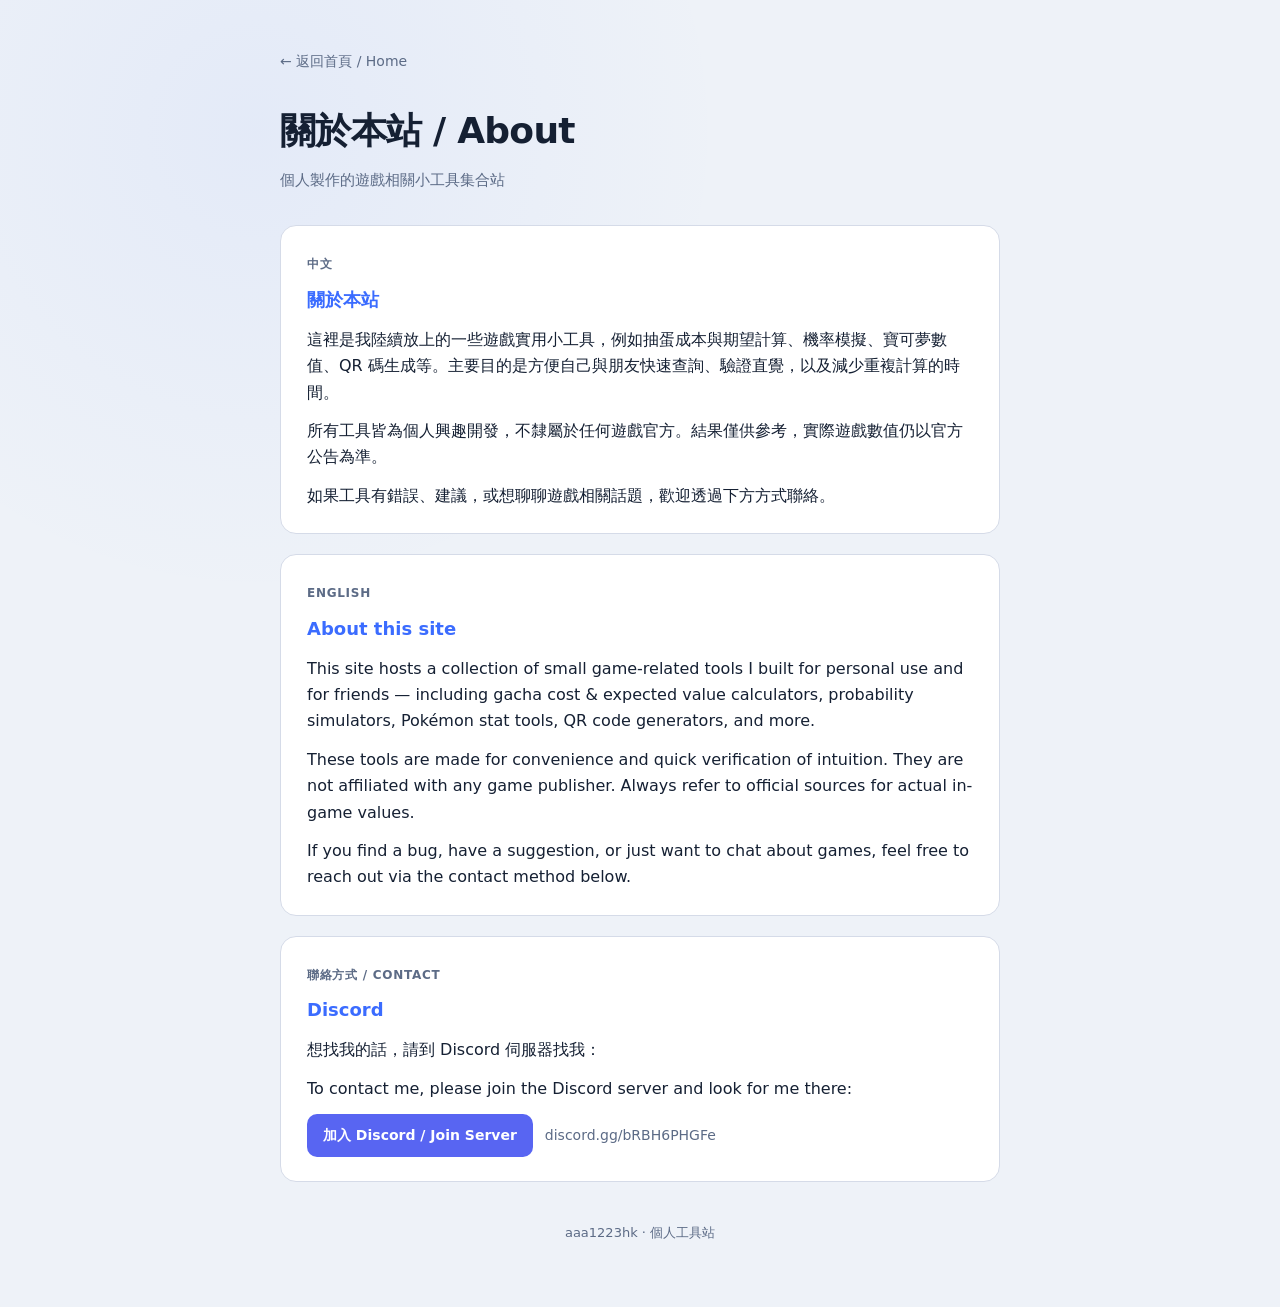
<file: about.html>
<!DOCTYPE html>
<html lang="zh-Hant">
<head>
  <meta charset="UTF-8">
  <meta name="viewport" content="width=device-width, initial-scale=1.0">
  <title>關於本站｜About — aaa1223hk</title>
  <meta name="description" content="關於本站：個人製作的遊戲機率與實用小工具集合。About this site.">
  <style>
    :root {
      --bg: #0b1020;
      --card: #121a2f;
      --text: #ecf2ff;
      --muted: #9cadcf;
      --primary: #7c9cff;
      --line: #263455;
      --radius: 16px;
    }
    * { box-sizing: border-box; }
    body {
      margin: 0;
      min-height: 100vh;
      background: radial-gradient(circle at 20% 10%, rgba(124,156,255,.12), transparent 30%),
                  radial-gradient(circle at 80% 0%, rgba(156,124,255,.1), transparent 28%),
                  var(--bg);
      color: var(--text);
      font-family: ui-sans-serif, system-ui, -apple-system, "Segoe UI", "Noto Sans TC", "Microsoft JhengHei", sans-serif;
      line-height: 1.65;
    }
    .wrap {
      width: min(720px, calc(100% - 32px));
      margin: 0 auto;
      padding: 48px 0 64px;
    }
    a { color: var(--primary); text-decoration: none; }
    a:hover { text-decoration: underline; }
    .back {
      display: inline-flex;
      align-items: center;
      gap: 6px;
      font-size: 14px;
      color: var(--muted);
      margin-bottom: 28px;
    }
    h1 {
      font-size: clamp(28px, 5vw, 36px);
      margin: 0 0 8px;
      letter-spacing: -0.02em;
    }
    .lead {
      color: var(--muted);
      margin: 0 0 32px;
      font-size: 15px;
    }
    .card {
      background: var(--card);
      border: 1px solid var(--line);
      border-radius: var(--radius);
      padding: 24px 26px;
      margin-bottom: 20px;
    }
    .card h2 {
      margin: 0 0 12px;
      font-size: 18px;
      color: var(--primary);
    }
    .card p { margin: 0 0 12px; }
    .card p:last-child { margin-bottom: 0; }
    .lang-label {
      display: inline-block;
      font-size: 12px;
      font-weight: 700;
      letter-spacing: 0.06em;
      color: var(--muted);
      margin-bottom: 10px;
      text-transform: uppercase;
    }
    .contact-box {
      display: flex;
      flex-wrap: wrap;
      align-items: center;
      gap: 12px;
      margin-top: 8px;
    }
    .discord-btn {
      display: inline-flex;
      align-items: center;
      gap: 8px;
      padding: 10px 16px;
      background: #5865F2;
      color: #fff !important;
      border-radius: 10px;
      font-weight: 700;
      font-size: 14px;
      text-decoration: none !important;
    }
    .discord-btn:hover { filter: brightness(1.08); }
    footer {
      margin-top: 40px;
      text-align: center;
      color: var(--muted);
      font-size: 13px;
    }
    @media (prefers-color-scheme: light) {
      :root {
        --bg: #eef2f8;
        --card: #ffffff;
        --text: #152033;
        --muted: #5c6b86;
        --primary: #3b6cff;
        --line: #d5dbe8;
      }
      body {
        background: radial-gradient(circle at 20% 10%, rgba(59,108,255,.06), transparent 30%),
                    var(--bg);
      }
    }
  </style>
</head>
<body>
  <div class="wrap">
    <a class="back" href="/">← 返回首頁 / Home</a>

    <h1>關於本站 / About</h1>
    <p class="lead">個人製作的遊戲相關小工具集合站</p>

    <!-- 中文 -->
    <div class="card">
      <div class="lang-label">中文</div>
      <h2>關於本站</h2>
      <p>這裡是我陸續放上的一些遊戲實用小工具，例如抽蛋成本與期望計算、機率模擬、寶可夢數值、QR 碼生成等。主要目的是方便自己與朋友快速查詢、驗證直覺，以及減少重複計算的時間。</p>
      <p>所有工具皆為個人興趣開發，不隸屬於任何遊戲官方。結果僅供參考，實際遊戲數值仍以官方公告為準。</p>
      <p>如果工具有錯誤、建議，或想聊聊遊戲相關話題，歡迎透過下方方式聯絡。</p>
    </div>

    <!-- English -->
    <div class="card">
      <div class="lang-label">English</div>
      <h2>About this site</h2>
      <p>This site hosts a collection of small game-related tools I built for personal use and for friends — including gacha cost &amp; expected value calculators, probability simulators, Pokémon stat tools, QR code generators, and more.</p>
      <p>These tools are made for convenience and quick verification of intuition. They are not affiliated with any game publisher. Always refer to official sources for actual in-game values.</p>
      <p>If you find a bug, have a suggestion, or just want to chat about games, feel free to reach out via the contact method below.</p>
    </div>

    <!-- Contact -->
    <div class="card">
      <div class="lang-label">聯絡方式 / Contact</div>
      <h2>Discord</h2>
      <p>想找我的話，請到 Discord 伺服器找我：</p>
      <p>To contact me, please join the Discord server and look for me there:</p>
      <div class="contact-box">
        <a class="discord-btn" href="https://discord.gg/bRBH6PHGFe" target="_blank" rel="noopener">
          加入 Discord / Join Server
        </a>
        <span style="color:var(--muted);font-size:14px;">discord.gg/bRBH6PHGFe</span>
      </div>
    </div>

    <footer>
      aaa1223hk · 個人工具站
    </footer>
  </div>
</body>
</html>
</file>
<file: shared/drawer.css>
/* ===== 共用左側浮動選單 (drawer) ===== */
/* 可直接 copy 到其他工具頁使用 */

.menu-fab {
  position: fixed;
  top: 0.85rem;
  left: 0.85rem;
  z-index: 100;
  width: 42px;
  height: 42px;
  border-radius: 12px;
  border: 1px solid var(--border, #e2e8f0);
  background: var(--card, var(--surface, #ffffff));
  color: var(--text, var(--fg, #1a1a2e));
  cursor: pointer;
  display: flex;
  align-items: center;
  justify-content: center;
  box-shadow: 0 4px 14px rgba(15, 23, 42, 0.12);
  transition: background .15s, border-color .15s, box-shadow .15s;
}
.menu-fab:hover {
  border-color: var(--accent, var(--fg, #3b82f6));
  color: var(--accent, var(--fg, #3b82f6));
  box-shadow: 0 6px 18px rgba(59, 130, 246, 0.18);
}
.menu-fab svg { width: 20px; height: 20px; }

body.dark-theme .menu-fab,
[data-theme="dark"] .menu-fab {
  box-shadow: 0 4px 16px rgba(0,0,0,.35);
}

.drawer-overlay {
  position: fixed;
  inset: 0;
  background: rgba(15, 23, 42, 0.35);
  z-index: 110;
  opacity: 0;
  visibility: hidden;
  transition: opacity .2s, visibility .2s;
}
body.dark-theme .drawer-overlay,
[data-theme="dark"] .drawer-overlay { background: rgba(0,0,0,.55); }
.drawer-overlay.open {
  opacity: 1;
  visibility: visible;
}

.drawer {
  position: fixed;
  top: 0;
  left: 0;
  height: 100%;
  width: min(280px, 82vw);
  background: var(--card, var(--surface, #ffffff));
  z-index: 120;
  transform: translateX(-105%);
  transition: transform .25s ease;
  box-shadow: 4px 0 24px rgba(15, 23, 42, 0.12);
  display: flex;
  flex-direction: column;
  padding: 1.25rem 1rem 1.5rem;
}
body.dark-theme .drawer,
[data-theme="dark"] .drawer {
  background: var(--surface, var(--card, #1e1b17));
  box-shadow: 4px 0 28px rgba(0,0,0,.45);
  color: var(--fg, var(--text, #f2efe6));
}
.drawer.open { transform: translateX(0); }

.drawer-header {
  display: flex;
  align-items: center;
  justify-content: space-between;
  margin-bottom: 1.25rem;
  padding-bottom: 0.75rem;
  border-bottom: 1px solid var(--border, #e2e8f0);
}
.drawer-title { font-size: 1rem; font-weight: 700; }
.drawer-close {
  width: 32px; height: 32px; border: none; background: transparent;
  color: var(--muted, #5c6b7a); cursor: pointer; border-radius: 8px;
  font-size: 1.25rem; line-height: 1;
}
.drawer-close:hover { background: rgba(0,0,0,.05); color: var(--text, var(--fg, #1a1a2e)); }
body.dark-theme .drawer-close:hover,
[data-theme="dark"] .drawer-close:hover { background: rgba(255,255,255,.06); }

.drawer-nav {
  display: flex;
  flex-direction: column;
  gap: 0.4rem;
}
.drawer-nav a {
  display: block;
  padding: 0.7rem 0.85rem;
  border-radius: 10px;
  border: 1px solid transparent;
  color: var(--text, var(--fg, #1a1a2e));
  text-decoration: none;
  font-size: 0.95rem;
  font-weight: 500;
  transition: background .15s, border-color .15s, color .15s;
}
.drawer-nav a:hover {
  background: rgba(59, 130, 246, 0.08);
  border-color: rgba(59, 130, 246, 0.25);
  color: var(--accent, var(--fg, #3b82f6));
}
.drawer-nav a.active {
  background: rgba(59, 130, 246, 0.12);
  border-color: rgba(59, 130, 246, 0.35);
  color: var(--accent, var(--fg, #3b82f6));
  font-weight: 600;
}
body.dark-theme .drawer-nav a:hover,
[data-theme="dark"] .drawer-nav a:hover {
  background: var(--surface-2, rgba(242,239,230,0.08));
  border-color: var(--border, rgba(242,239,230,0.2));
  color: var(--fg, var(--text, #f2efe6));
}
body.dark-theme .drawer-nav a.active,
[data-theme="dark"] .drawer-nav a.active {
  background: var(--surface-2, rgba(242,239,230,0.12));
  border-color: var(--border, rgba(242,239,230,0.28));
  color: var(--fg, var(--text, #f2efe6));
}

/* 區塊標題（例如「其它」） */
.drawer-section {
  margin-top: 1.25rem;
  padding-top: 0.75rem;
  border-top: 1px solid var(--border, #e2e8f0);
}
.drawer-section-title {
  font-size: 0.75rem;
  font-weight: 600;
  color: var(--muted, #5c6b7a);
  letter-spacing: 0.04em;
  text-transform: uppercase;
  padding: 0 0.85rem 0.5rem;
  margin-bottom: 0.15rem;
}
.drawer-section .drawer-nav {
  gap: 0.35rem;
}

.drawer-footer {
  margin-top: auto;
  padding-top: 0.75rem;
  border-top: 1px solid var(--border, #e2e8f0);
}
.theme-in-drawer {
  display: flex;
  align-items: center;
  gap: 0.65rem;
  width: 100%;
  padding: 0.7rem 0.85rem;
  border-radius: 10px;
  border: 1px solid transparent;
  background: transparent;
  color: var(--text, var(--fg, #1a1a2e));
  font-size: 0.95rem;
  font-weight: 500;
  cursor: pointer;
  text-align: left;
  font-family: inherit;
}
.theme-in-drawer:hover {
  background: rgba(59, 130, 246, 0.08);
  border-color: rgba(59, 130, 246, 0.25);
  color: var(--accent, var(--fg, #3b82f6));
}
body.dark-theme .theme-in-drawer:hover,
[data-theme="dark"] .theme-in-drawer:hover {
  background: var(--surface-2, rgba(242,239,230,0.08));
  border-color: var(--border, rgba(242,239,230,0.2));
  color: var(--fg, var(--text, #f2efe6));
}

/* 若頁面有舊的右上角主題按鈕，可隱藏 */
.theme-toggle { display: none !important; }
</file>
